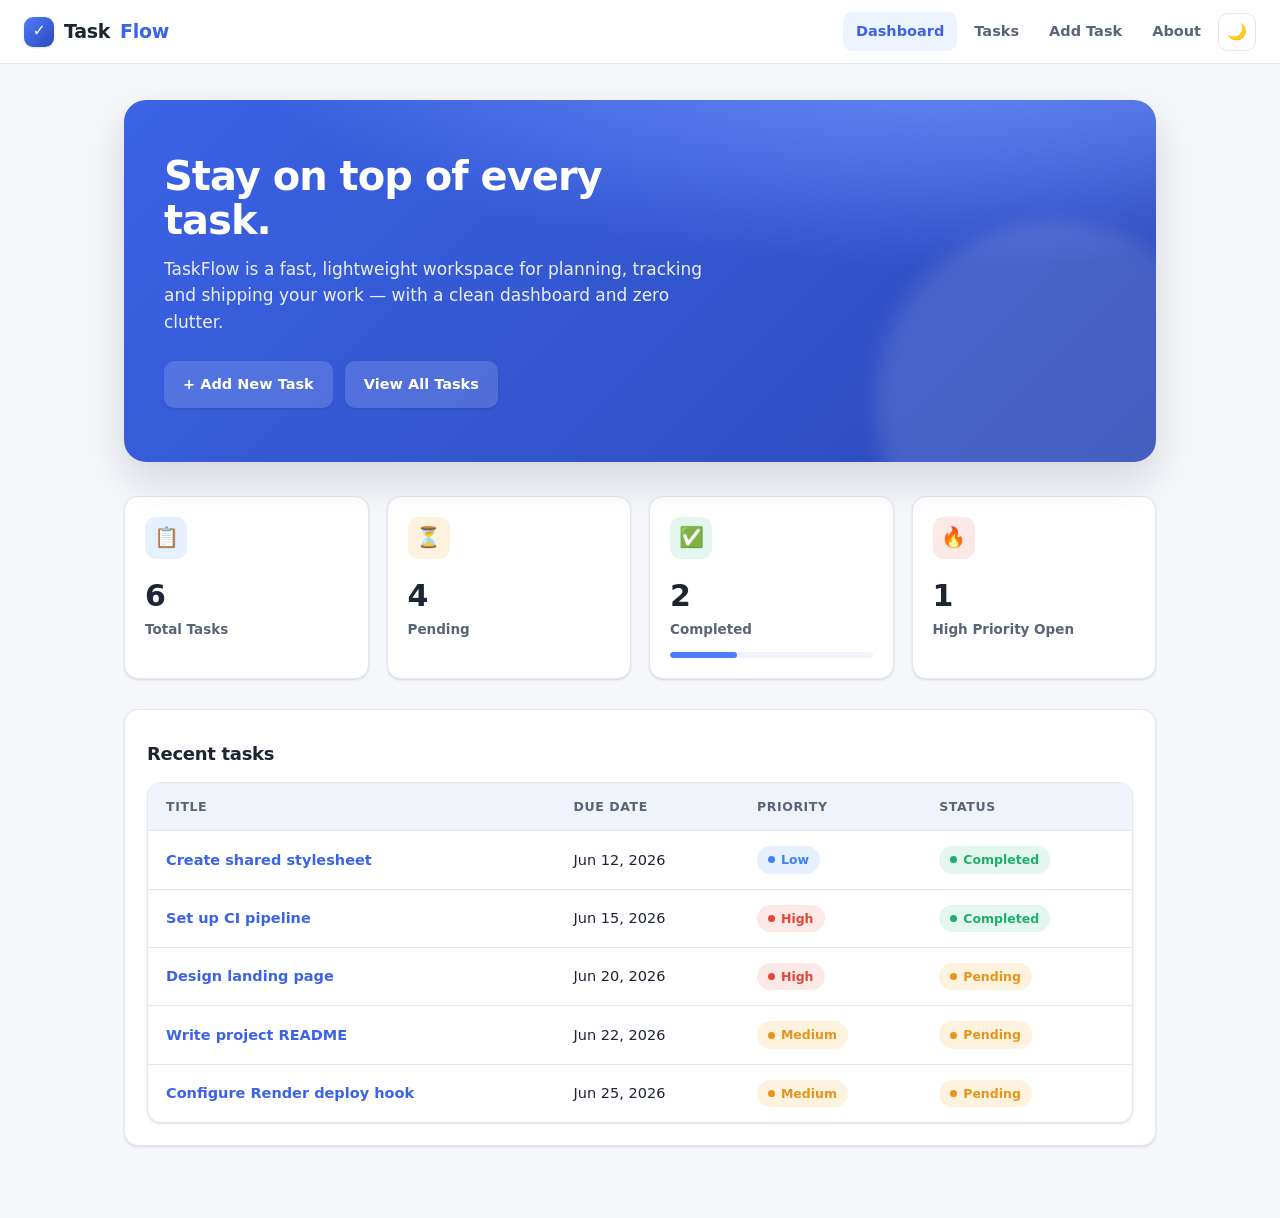
<file: index.html>
<!DOCTYPE html>
<html lang="en">
<head>
  <meta charset="UTF-8">
  <meta name="viewport" content="width=device-width, initial-scale=1.0">
  <meta name="description" content="TaskFlow — a lightweight, modern task management dashboard.">
  <title>TaskFlow — Dashboard</title>
  <link rel="icon" href="data:image/svg+xml,<svg xmlns='http://www.w3.org/2000/svg' viewBox='0 0 100 100'><text y='.9em' font-size='90'>✅</text></svg>">
  <link rel="stylesheet" href="style.css">
</head>
<body>
  <nav class="navbar">
    <a class="brand" href="index.html"><span class="logo">✓</span> Task<span><b>Flow</b></span></a>
    <button class="nav-toggle" aria-label="Toggle navigation">☰</button>
    <div class="nav-links">
      <a href="index.html">Dashboard</a>
      <a href="task-list.html">Tasks</a>
      <a href="add-task.html">Add Task</a>
      <a href="about.html">About</a>
      <button class="theme-toggle" aria-label="Toggle theme">🌙</button>
    </div>
  </nav>

  <div class="container">
    <section class="hero">
      <div class="glow"></div>
      <h1>Stay on top of every task.</h1>
      <p>TaskFlow is a fast, lightweight workspace for planning, tracking and shipping your work — with a clean dashboard and zero clutter.</p>
      <div class="actions">
        <a class="btn ghost" href="add-task.html">+ Add New Task</a>
        <a class="btn ghost" href="task-list.html">View All Tasks</a>
      </div>
    </section>

    <div class="stats-grid" id="stats"><!-- injected --></div>

    <div class="card">
      <h2 class="section-title">Recent tasks</h2>
      <div class="table-wrap">
        <table>
          <thead>
            <tr><th>Title</th><th>Due Date</th><th>Priority</th><th>Status</th></tr>
          </thead>
          <tbody id="recent"></tbody>
        </table>
      </div>
    </div>
  </div>

  <script src="app.js"></script>
  <script>
    (function () {
      const { Store, fmtDate, cap } = window.TaskFlow;
      const tasks = Store.all();
      const total = tasks.length;
      const completed = tasks.filter(t => t.status === "completed").length;
      const pending = total - completed;
      const high = tasks.filter(t => t.priority === "high" && t.status !== "completed").length;
      const pct = total ? Math.round((completed / total) * 100) : 0;

      document.getElementById("stats").innerHTML = `
        <div class="stat"><div class="ico blue">📋</div><div class="num">${total}</div><div class="label">Total Tasks</div></div>
        <div class="stat"><div class="ico amber">⏳</div><div class="num">${pending}</div><div class="label">Pending</div></div>
        <div class="stat"><div class="ico green">✅</div><div class="num">${completed}</div><div class="label">Completed</div>
          <div class="bar"><i style="width:${pct}%"></i></div></div>
        <div class="stat"><div class="ico red">🔥</div><div class="num">${high}</div><div class="label">High Priority Open</div></div>`;

      const recent = tasks.slice().sort((a, b) => (a.due < b.due ? -1 : 1)).slice(0, 5);
      document.getElementById("recent").innerHTML = recent.map(t => `
        <tr>
          <td><a href="task-detail.html?id=${t.id}">${t.title}</a></td>
          <td>${fmtDate(t.due)}</td>
          <td><span class="badge ${t.priority}">${cap(t.priority)}</span></td>
          <td><span class="badge ${t.status}">${cap(t.status)}</span></td>
        </tr>`).join("") || `<tr><td colspan="4" class="empty">No tasks yet.</td></tr>`;
    })();
  </script>
</body>
</html>
</file>
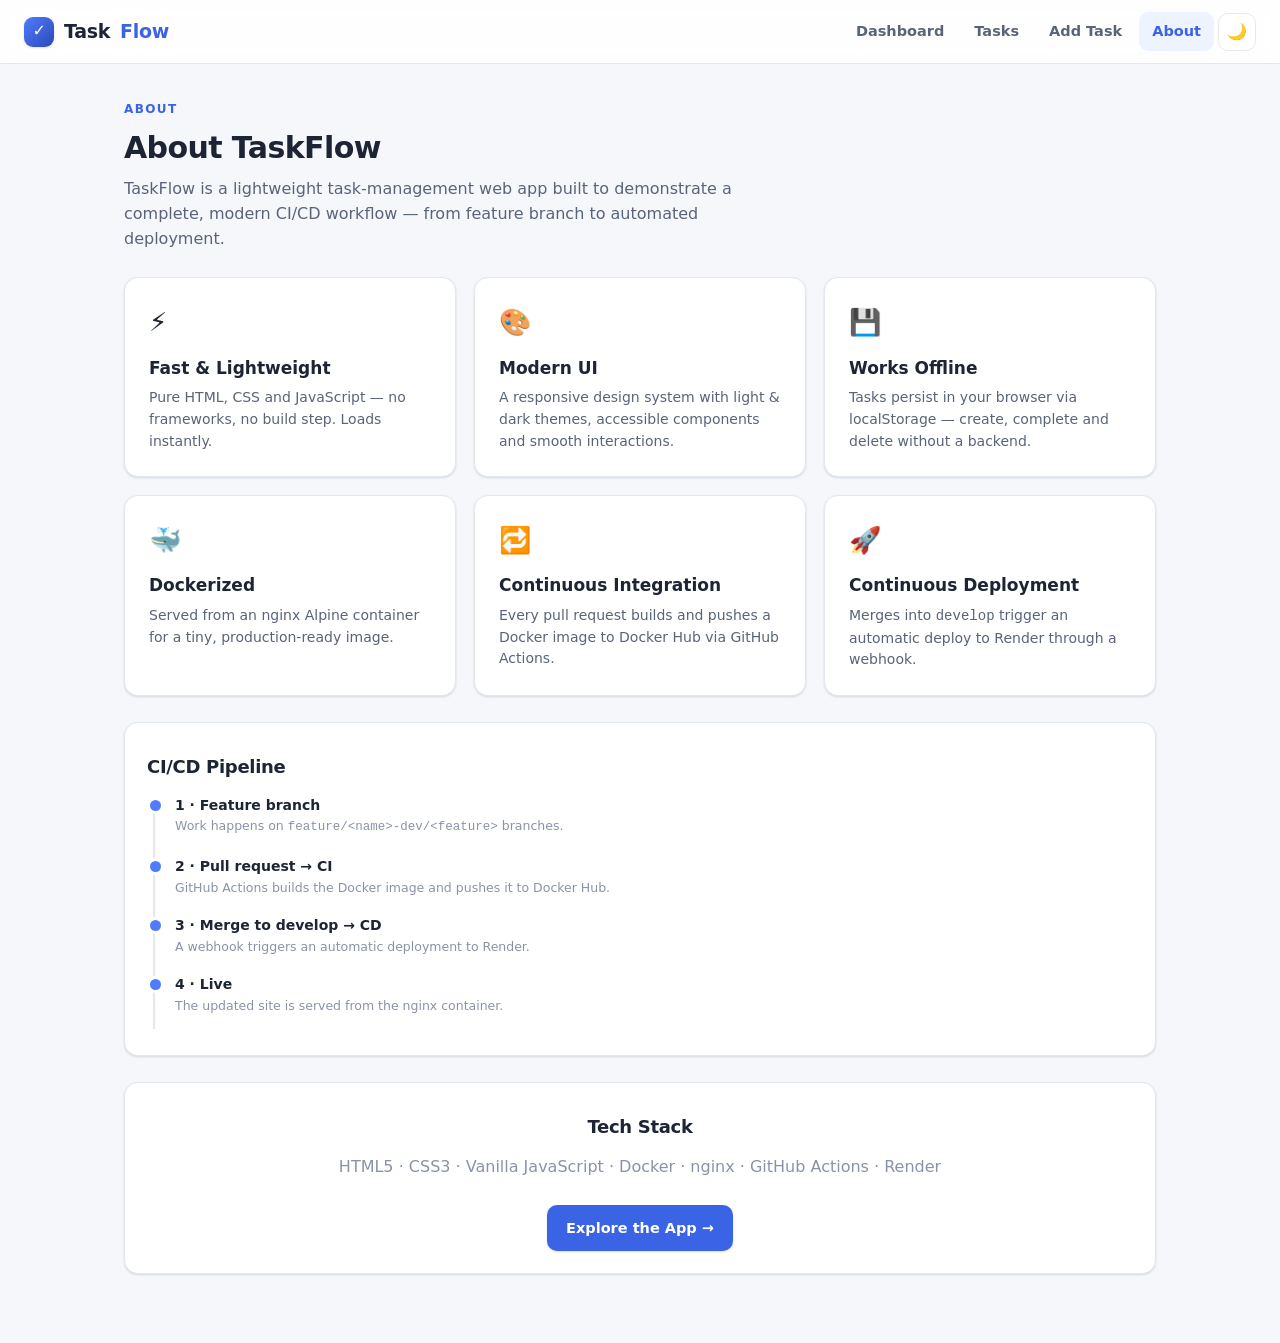
<file: about.html>
<!DOCTYPE html>
<html lang="en">
<head>
  <meta charset="UTF-8">
  <meta name="viewport" content="width=device-width, initial-scale=1.0">
  <meta name="description" content="About TaskFlow and its CI/CD pipeline.">
  <title>TaskFlow — About</title>
  <link rel="icon" href="data:image/svg+xml,<svg xmlns='http://www.w3.org/2000/svg' viewBox='0 0 100 100'><text y='.9em' font-size='90'>✅</text></svg>">
  <link rel="stylesheet" href="style.css">
</head>
<body>
  <nav class="navbar">
    <a class="brand" href="index.html"><span class="logo">✓</span> Task<span><b>Flow</b></span></a>
    <button class="nav-toggle" aria-label="Toggle navigation">☰</button>
    <div class="nav-links">
      <a href="index.html">Dashboard</a>
      <a href="task-list.html">Tasks</a>
      <a href="add-task.html">Add Task</a>
      <a href="about.html">About</a>
      <button class="theme-toggle" aria-label="Toggle theme">🌙</button>
    </div>
  </nav>

  <div class="container">
    <div class="page-head">
      <div class="eyebrow">About</div>
      <h1>About TaskFlow</h1>
      <p>TaskFlow is a lightweight task-management web app built to demonstrate a complete, modern CI/CD workflow — from feature branch to automated deployment.</p>
    </div>

    <div class="feature-grid">
      <div class="card feature"><div class="ico">⚡</div><h3>Fast & Lightweight</h3><p>Pure HTML, CSS and JavaScript — no frameworks, no build step. Loads instantly.</p></div>
      <div class="card feature"><div class="ico">🎨</div><h3>Modern UI</h3><p>A responsive design system with light & dark themes, accessible components and smooth interactions.</p></div>
      <div class="card feature"><div class="ico">💾</div><h3>Works Offline</h3><p>Tasks persist in your browser via localStorage — create, complete and delete without a backend.</p></div>
      <div class="card feature"><div class="ico">🐳</div><h3>Dockerized</h3><p>Served from an nginx Alpine container for a tiny, production-ready image.</p></div>
      <div class="card feature"><div class="ico">🔁</div><h3>Continuous Integration</h3><p>Every pull request builds and pushes a Docker image to Docker Hub via GitHub Actions.</p></div>
      <div class="card feature"><div class="ico">🚀</div><h3>Continuous Deployment</h3><p>Merges into <code>develop</code> trigger an automatic deploy to Render through a webhook.</p></div>
    </div>

    <div class="card" style="margin-top:26px">
      <h2 class="section-title">CI/CD Pipeline</h2>
      <ul class="timeline">
        <li><div class="t">1 · Feature branch</div><div class="d">Work happens on <code>feature/&lt;name&gt;-dev/&lt;feature&gt;</code> branches.</div></li>
        <li><div class="t">2 · Pull request → CI</div><div class="d">GitHub Actions builds the Docker image and pushes it to Docker Hub.</div></li>
        <li><div class="t">3 · Merge to develop → CD</div><div class="d">A webhook triggers an automatic deployment to Render.</div></li>
        <li><div class="t">4 · Live</div><div class="d">The updated site is served from the nginx container.</div></li>
      </ul>
    </div>

    <div class="card" style="margin-top:26px;text-align:center">
      <h2 class="section-title">Tech Stack</h2>
      <p class="muted">HTML5 · CSS3 · Vanilla JavaScript · Docker · nginx · GitHub Actions · Render</p>
      <br>
      <a class="btn" href="task-list.html">Explore the App →</a>
    </div>
  </div>

  <script src="app.js"></script>
</body>
</html>
</file>
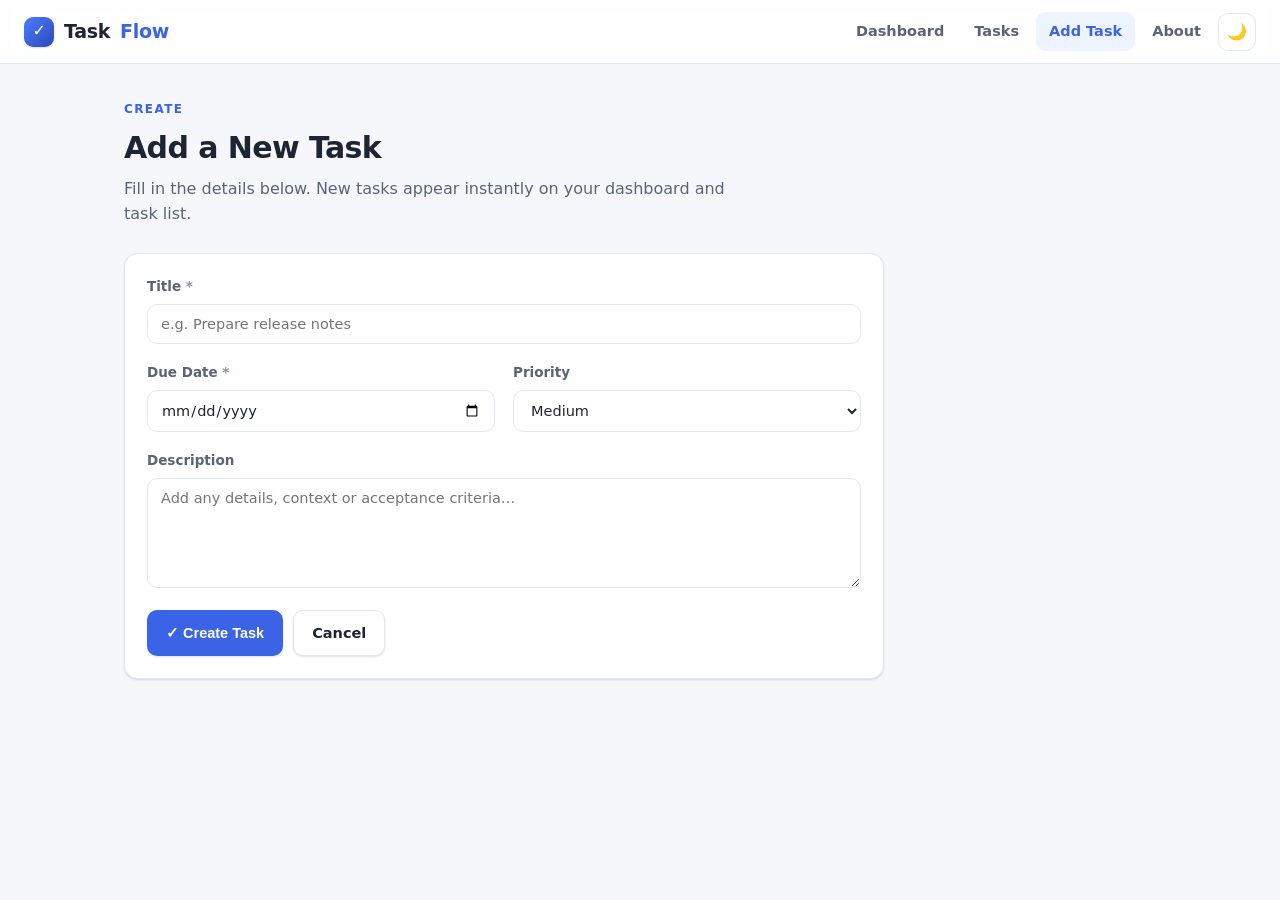
<file: add-task.html>
<!DOCTYPE html>
<html lang="en">
<head>
  <meta charset="UTF-8">
  <meta name="viewport" content="width=device-width, initial-scale=1.0">
  <meta name="description" content="Create a new task in TaskFlow.">
  <title>TaskFlow — Add Task</title>
  <link rel="icon" href="data:image/svg+xml,<svg xmlns='http://www.w3.org/2000/svg' viewBox='0 0 100 100'><text y='.9em' font-size='90'>✅</text></svg>">
  <link rel="stylesheet" href="style.css">
</head>
<body>
  <nav class="navbar">
    <a class="brand" href="index.html"><span class="logo">✓</span> Task<span><b>Flow</b></span></a>
    <button class="nav-toggle" aria-label="Toggle navigation">☰</button>
    <div class="nav-links">
      <a href="index.html">Dashboard</a>
      <a href="task-list.html">Tasks</a>
      <a href="add-task.html">Add Task</a>
      <a href="about.html">About</a>
      <button class="theme-toggle" aria-label="Toggle theme">🌙</button>
    </div>
  </nav>

  <div class="container">
    <div class="page-head">
      <div class="eyebrow">Create</div>
      <h1>Add a New Task</h1>
      <p>Fill in the details below. New tasks appear instantly on your dashboard and task list.</p>
    </div>

    <div class="card" style="max-width:760px">
      <form id="task-form" novalidate>
        <div class="form-grid">
          <div class="field full">
            <label for="title">Title <span class="muted">*</span></label>
            <input id="title" name="title" type="text" placeholder="e.g. Prepare release notes" required>
          </div>
          <div class="field">
            <label for="due">Due Date <span class="muted">*</span></label>
            <input id="due" name="due" type="date" required>
          </div>
          <div class="field">
            <label for="priority">Priority</label>
            <select id="priority" name="priority">
              <option value="low">Low</option>
              <option value="medium" selected>Medium</option>
              <option value="high">High</option>
            </select>
          </div>
          <div class="field full">
            <label for="desc">Description</label>
            <textarea id="desc" name="desc" placeholder="Add any details, context or acceptance criteria…"></textarea>
          </div>
        </div>
        <div class="form-actions">
          <button class="btn" type="submit">✓ Create Task</button>
          <a class="btn secondary" href="task-list.html">Cancel</a>
        </div>
      </form>
    </div>
  </div>

  <script src="app.js"></script>
  <script>
    (function () {
      const { Store, toast } = window.TaskFlow;
      const form = document.getElementById("task-form");
      form.addEventListener("submit", e => {
        e.preventDefault();
        const title = form.title.value.trim();
        const due = form.due.value;
        if (!title) { toast("Please enter a title"); form.title.focus(); return; }
        if (!due)   { toast("Please pick a due date"); form.due.focus(); return; }
        Store.add({ title, due, priority: form.priority.value, status: "pending", desc: form.desc.value.trim() });
        toast("Task created 🎉");
        setTimeout(() => location.href = "task-list.html", 700);
      });
    })();
  </script>
</body>
</html>
</file>
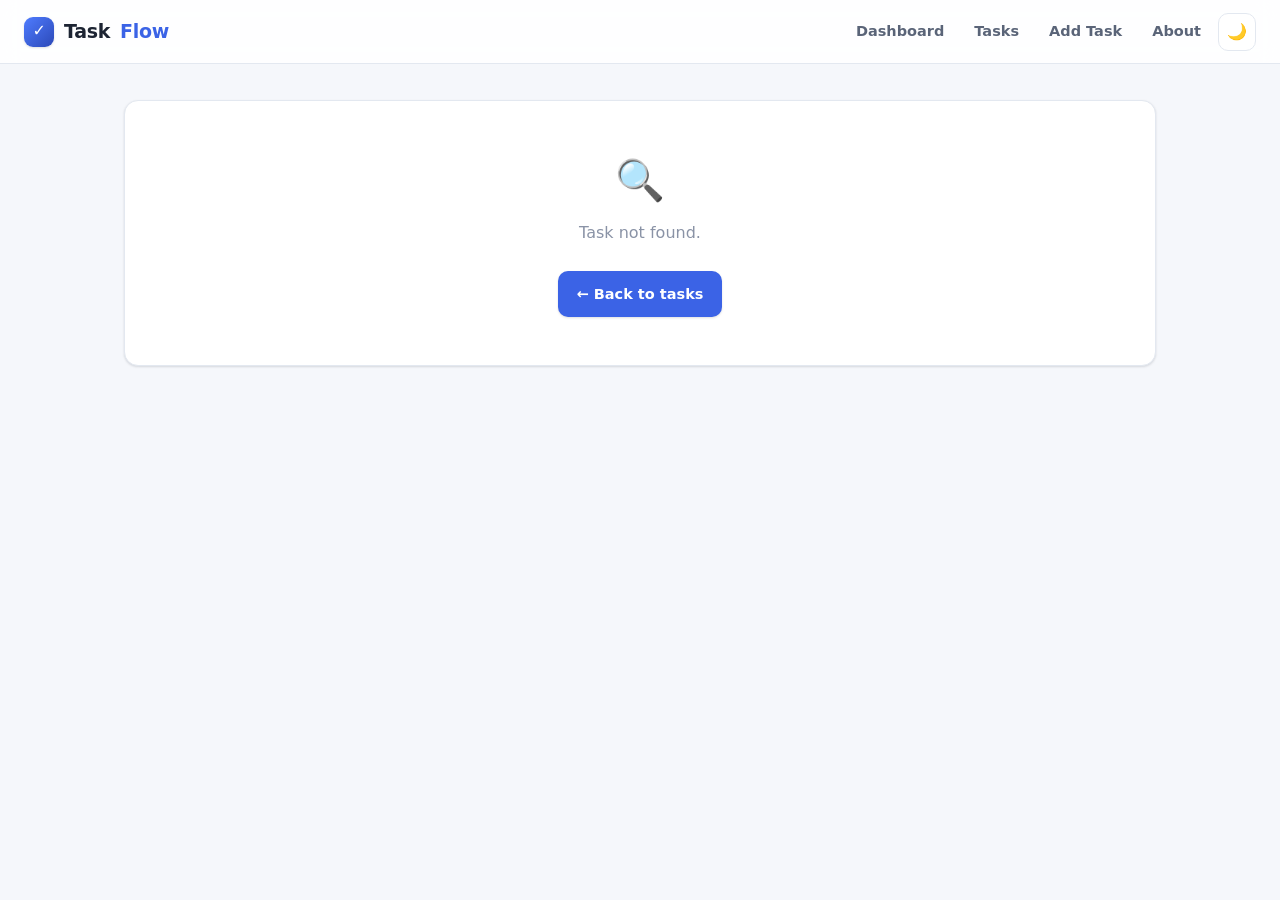
<file: task-detail.html>
<!DOCTYPE html>
<html lang="en">
<head>
  <meta charset="UTF-8">
  <meta name="viewport" content="width=device-width, initial-scale=1.0">
  <meta name="description" content="View full details of a TaskFlow task.">
  <title>TaskFlow — Task Detail</title>
  <link rel="icon" href="data:image/svg+xml,<svg xmlns='http://www.w3.org/2000/svg' viewBox='0 0 100 100'><text y='.9em' font-size='90'>✅</text></svg>">
  <link rel="stylesheet" href="style.css">
</head>
<body>
  <nav class="navbar">
    <a class="brand" href="index.html"><span class="logo">✓</span> Task<span><b>Flow</b></span></a>
    <button class="nav-toggle" aria-label="Toggle navigation">☰</button>
    <div class="nav-links">
      <a href="index.html">Dashboard</a>
      <a href="task-list.html">Tasks</a>
      <a href="add-task.html">Add Task</a>
      <a href="about.html">About</a>
      <button class="theme-toggle" aria-label="Toggle theme">🌙</button>
    </div>
  </nav>

  <div class="container" id="content"><!-- injected --></div>

  <script src="app.js"></script>
  <script>
    (function () {
      const { Store, toast, fmtDate, cap, param } = window.TaskFlow;
      const id = param("id");
      const t = id ? Store.get(id) : null;
      const root = document.getElementById("content");

      if (!t) {
        root.innerHTML = `<div class="card empty"><div class="big">🔍</div>
          <p>Task not found.</p><br><a class="btn" href="task-list.html">← Back to tasks</a></div>`;
        return;
      }

      const done = t.status === "completed";
      const pct = done ? 100 : (t.priority === "high" ? 35 : t.priority === "medium" ? 55 : 70);

      root.innerHTML = `
        <div class="page-head">
          <div class="eyebrow"><a href="task-list.html" style="color:inherit;text-decoration:none">Tasks</a> / Detail</div>
          <h1>${t.title}</h1>
          <p>
            <span class="badge ${t.status}">${cap(t.status)}</span>
            <span class="badge ${t.priority}">${cap(t.priority)} priority</span>
          </p>
        </div>

        <div class="detail-grid">
          <div class="card">
            <h2 class="section-title">Description</h2>
            <p style="color:var(--text-soft)">${t.desc || "No description provided."}</p>

            <h2 class="section-title" style="margin-top:26px">Progress</h2>
            <div class="progress"><i style="width:${pct}%"></i></div>
            <p class="muted" style="margin-top:8px;font-size:13px">${pct}% complete</p>

            <h2 class="section-title" style="margin-top:26px">Activity</h2>
            <ul class="timeline">
              <li><div class="t">Task created</div><div class="d">Added to the workspace</div></li>
              <li><div class="t">Priority set to ${cap(t.priority)}</div><div class="d">Used for sorting & dashboards</div></li>
              <li><div class="t">${done ? "Marked completed ✅" : "Currently in progress"}</div><div class="d">Due ${fmtDate(t.due)}</div></li>
            </ul>
          </div>

          <div class="card">
            <h2 class="section-title">Details</h2>
            <ul class="meta-list">
              <li><span class="k">Status</span><span class="badge ${t.status}">${cap(t.status)}</span></li>
              <li><span class="k">Priority</span><span class="badge ${t.priority}">${cap(t.priority)}</span></li>
              <li><span class="k">Due date</span><span>${fmtDate(t.due)}</span></li>
              <li><span class="k">Task ID</span><span class="muted">#${t.id}</span></li>
            </ul>
            <div class="form-actions" style="flex-direction:column;align-items:stretch">
              <button class="btn" id="toggle">${done ? "Reopen task" : "Mark as completed"}</button>
              <a class="btn secondary" href="task-list.html">← Back to list</a>
              <button class="btn danger" id="del">Delete task</button>
            </div>
          </div>
        </div>`;

      document.getElementById("toggle").addEventListener("click", () => {
        Store.update(t.id, { status: done ? "pending" : "completed" });
        toast(done ? "Task reopened" : "Task completed ✅");
        setTimeout(() => location.reload(), 600);
      });
      document.getElementById("del").addEventListener("click", () => {
        Store.remove(t.id); toast("Task deleted");
        setTimeout(() => location.href = "task-list.html", 600);
      });
    })();
  </script>
</body>
</html>
</file>
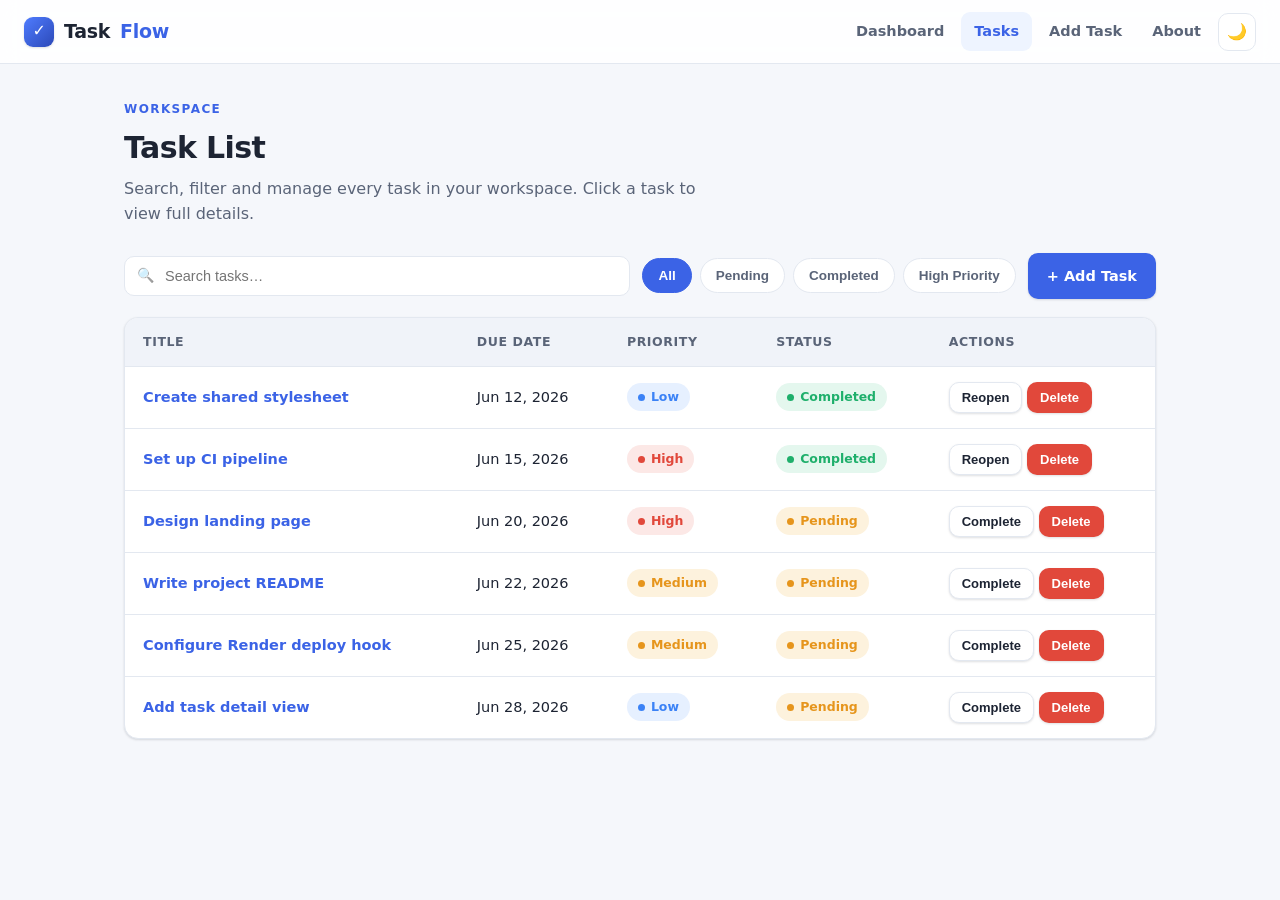
<file: task-list.html>
<!DOCTYPE html>
<html lang="en">
<head>
  <meta charset="UTF-8">
  <meta name="viewport" content="width=device-width, initial-scale=1.0">
  <meta name="description" content="Browse, search and filter all your TaskFlow tasks.">
  <title>TaskFlow — Tasks</title>
  <link rel="icon" href="data:image/svg+xml,<svg xmlns='http://www.w3.org/2000/svg' viewBox='0 0 100 100'><text y='.9em' font-size='90'>✅</text></svg>">
  <link rel="stylesheet" href="style.css">
</head>
<body>
  <nav class="navbar">
    <a class="brand" href="index.html"><span class="logo">✓</span> Task<span><b>Flow</b></span></a>
    <button class="nav-toggle" aria-label="Toggle navigation">☰</button>
    <div class="nav-links">
      <a href="index.html">Dashboard</a>
      <a href="task-list.html">Tasks</a>
      <a href="add-task.html">Add Task</a>
      <a href="about.html">About</a>
      <button class="theme-toggle" aria-label="Toggle theme">🌙</button>
    </div>
  </nav>

  <div class="container">
    <div class="page-head">
      <div class="eyebrow">Workspace</div>
      <h1>Task List</h1>
      <p>Search, filter and manage every task in your workspace. Click a task to view full details.</p>
    </div>

    <div class="toolbar">
      <div class="search"><input id="search" type="search" placeholder="Search tasks…" aria-label="Search tasks"></div>
      <div class="filters" id="filters">
        <button class="chip active" data-filter="all">All</button>
        <button class="chip" data-filter="pending">Pending</button>
        <button class="chip" data-filter="completed">Completed</button>
        <button class="chip" data-filter="high">High Priority</button>
      </div>
      <a class="btn" href="add-task.html">+ Add Task</a>
    </div>

    <div class="table-wrap">
      <table>
        <thead>
          <tr><th>Title</th><th>Due Date</th><th>Priority</th><th>Status</th><th>Actions</th></tr>
        </thead>
        <tbody id="rows"></tbody>
      </table>
    </div>
  </div>

  <script src="app.js"></script>
  <script>
    (function () {
      const { Store, toast, fmtDate, cap } = window.TaskFlow;
      let filter = "all", query = "";

      function matches(t) {
        const byFilter =
          filter === "all" ? true :
          filter === "high" ? t.priority === "high" :
          t.status === filter;
        const byQuery = !query || t.title.toLowerCase().includes(query);
        return byFilter && byQuery;
      }

      function render() {
        const rows = Store.all().filter(matches)
          .sort((a, b) => (a.due < b.due ? -1 : 1));
        const tbody = document.getElementById("rows");
        if (!rows.length) {
          tbody.innerHTML = `<tr><td colspan="5"><div class="empty"><div class="big">🗂️</div>No tasks match your filters.</div></td></tr>`;
          return;
        }
        tbody.innerHTML = rows.map(t => `
          <tr>
            <td><a href="task-detail.html?id=${t.id}">${t.title}</a></td>
            <td>${fmtDate(t.due)}</td>
            <td><span class="badge ${t.priority}">${cap(t.priority)}</span></td>
            <td><span class="badge ${t.status}">${cap(t.status)}</span></td>
            <td>
              <button class="btn sm secondary" data-toggle="${t.id}">${t.status === "completed" ? "Reopen" : "Complete"}</button>
              <button class="btn sm danger" data-del="${t.id}">Delete</button>
            </td>
          </tr>`).join("");
      }

      document.getElementById("filters").addEventListener("click", e => {
        const btn = e.target.closest(".chip"); if (!btn) return;
        document.querySelectorAll(".chip").forEach(c => c.classList.remove("active"));
        btn.classList.add("active");
        filter = btn.dataset.filter; render();
      });
      document.getElementById("search").addEventListener("input", e => {
        query = e.target.value.trim().toLowerCase(); render();
      });
      document.getElementById("rows").addEventListener("click", e => {
        const toggle = e.target.closest("[data-toggle]");
        const del = e.target.closest("[data-del]");
        if (toggle) {
          const t = Store.get(toggle.dataset.toggle);
          Store.update(t.id, { status: t.status === "completed" ? "pending" : "completed" });
          toast(t.status === "completed" ? "Task reopened" : "Task completed ✅");
          render();
        }
        if (del) {
          Store.remove(del.dataset.del); toast("Task deleted"); render();
        }
      });

      render();
    })();
  </script>
</body>
</html>
</file>
<file: style.css>
/* ============================================================
   TaskFlow — Design System
   A modern, responsive, accessible UI theme.
   ============================================================ */

:root {
  /* Brand palette */
  --brand-50:  #eef4ff;
  --brand-100: #d9e6ff;
  --brand-300: #8fb4ff;
  --brand-500: #4f7cff;
  --brand-600: #3b63e6;
  --brand-700: #2c49b8;

  /* Neutrals */
  --bg:        #f5f7fb;
  --surface:   #ffffff;
  --surface-2: #f0f3f9;
  --border:    #e3e8f0;
  --text:      #1d2433;
  --text-soft: #5a6478;
  --text-mute: #8a93a6;

  /* Status */
  --success: #1eaf6b;
  --success-bg: #e4f7ee;
  --warning: #e6951c;
  --warning-bg: #fdf2dd;
  --danger:  #e1483b;
  --danger-bg: #fce8e6;
  --info:    #3b82f6;
  --info-bg: #e6f0ff;

  /* Shape & depth */
  --radius:    14px;
  --radius-sm: 9px;
  --shadow-sm: 0 1px 2px rgba(16, 24, 40, .06), 0 1px 3px rgba(16, 24, 40, .08);
  --shadow-md: 0 6px 18px rgba(16, 24, 40, .08);
  --shadow-lg: 0 18px 40px rgba(16, 24, 40, .14);

  --maxw: 1080px;
  --nav-h: 64px;
}

/* Dark theme */
html[data-theme="dark"] {
  --bg:        #0e1320;
  --surface:   #161d2e;
  --surface-2: #1d2538;
  --border:    #2a3450;
  --text:      #eef1f7;
  --text-soft: #aab3c7;
  --text-mute: #7e889e;
  --brand-50:  #1a2236;
  --shadow-sm: 0 1px 2px rgba(0,0,0,.4);
  --shadow-md: 0 6px 18px rgba(0,0,0,.45);
  --shadow-lg: 0 18px 40px rgba(0,0,0,.55);
}

* { margin: 0; padding: 0; box-sizing: border-box; }

html { scroll-behavior: smooth; }

body {
  font-family: "Segoe UI", system-ui, -apple-system, Roboto, Helvetica, Arial, sans-serif;
  background: var(--bg);
  color: var(--text);
  line-height: 1.55;
  -webkit-font-smoothing: antialiased;
  transition: background .25s ease, color .25s ease;
}

/* ---------------- Navbar ---------------- */
.navbar {
  position: sticky;
  top: 0;
  z-index: 50;
  height: var(--nav-h);
  display: flex;
  align-items: center;
  gap: 24px;
  padding: 0 24px;
  background: color-mix(in srgb, var(--surface) 88%, transparent);
  backdrop-filter: saturate(160%) blur(10px);
  border-bottom: 1px solid var(--border);
}

.brand {
  display: flex;
  align-items: center;
  gap: 10px;
  font-weight: 800;
  font-size: 19px;
  color: var(--text);
  text-decoration: none;
  letter-spacing: -.3px;
}
.brand .logo {
  width: 30px; height: 30px;
  display: grid; place-items: center;
  border-radius: 9px;
  background: linear-gradient(135deg, var(--brand-500), var(--brand-700));
  color: #fff; font-size: 16px;
  box-shadow: var(--shadow-sm);
}
.brand span b { color: var(--brand-600); }

.nav-links { display: flex; gap: 4px; margin-left: auto; align-items: center; }
.nav-links a {
  color: var(--text-soft);
  text-decoration: none;
  font-size: 14.5px;
  font-weight: 600;
  padding: 8px 13px;
  border-radius: 9px;
  transition: background .15s, color .15s;
}
.nav-links a:hover { background: var(--surface-2); color: var(--text); }
.nav-links a.active { background: var(--brand-50); color: var(--brand-600); }
html[data-theme="dark"] .nav-links a.active { color: var(--brand-300); }

.theme-toggle {
  width: 38px; height: 38px;
  border: 1px solid var(--border);
  background: var(--surface);
  border-radius: 10px;
  cursor: pointer;
  font-size: 16px;
  display: grid; place-items: center;
  color: var(--text);
  transition: background .15s, transform .15s;
}
.theme-toggle:hover { background: var(--surface-2); transform: translateY(-1px); }

.nav-toggle { display: none; background: none; border: 0; color: var(--text); font-size: 22px; cursor: pointer; }

/* ---------------- Layout ---------------- */
.container { max-width: var(--maxw); margin: 0 auto; padding: 36px 24px 72px; }

.page-head { margin-bottom: 26px; }
.page-head .eyebrow {
  text-transform: uppercase; letter-spacing: 1.4px; font-size: 12px;
  font-weight: 700; color: var(--brand-600);
}
html[data-theme="dark"] .page-head .eyebrow { color: var(--brand-300); }
.page-head h1 { font-size: 30px; letter-spacing: -.6px; margin: 6px 0 6px; }
.page-head p { color: var(--text-soft); max-width: 60ch; }

/* ---------------- Hero ---------------- */
.hero {
  position: relative;
  overflow: hidden;
  border-radius: 22px;
  padding: 54px 40px;
  color: #fff;
  background: radial-gradient(1200px 400px at 80% -20%, #6f93ff 0%, transparent 60%),
              linear-gradient(135deg, var(--brand-600), var(--brand-700));
  box-shadow: var(--shadow-lg);
  margin-bottom: 34px;
}
.hero h1 { font-size: 40px; line-height: 1.1; letter-spacing: -1px; max-width: 16ch; }
.hero p { margin-top: 14px; font-size: 17px; color: rgba(255,255,255,.9); max-width: 52ch; }
.hero .actions { margin-top: 26px; display: flex; gap: 12px; flex-wrap: wrap; }
.hero .glow {
  position: absolute; right: -80px; bottom: -120px;
  width: 360px; height: 360px; border-radius: 50%;
  background: rgba(255,255,255,.12); filter: blur(10px);
}

/* ---------------- Buttons ---------------- */
.btn {
  display: inline-flex; align-items: center; gap: 8px;
  padding: 11px 18px;
  background: var(--brand-600);
  color: #fff;
  border: 1px solid transparent;
  border-radius: 10px;
  font-size: 14.5px; font-weight: 600;
  text-decoration: none; cursor: pointer;
  transition: transform .12s, box-shadow .15s, background .15s;
  box-shadow: var(--shadow-sm);
}
.btn:hover { background: var(--brand-700); transform: translateY(-1px); box-shadow: var(--shadow-md); }
.btn:active { transform: translateY(0); }
.btn.secondary { background: var(--surface); color: var(--text); border-color: var(--border); }
.btn.secondary:hover { background: var(--surface-2); }
.btn.ghost { background: rgba(255,255,255,.14); color: #fff; }
.btn.ghost:hover { background: rgba(255,255,255,.24); }
.btn.danger { background: var(--danger); }
.btn.danger:hover { background: #c33; }
.btn.sm { padding: 7px 12px; font-size: 13px; }

/* ---------------- Cards & stats ---------------- */
.card {
  background: var(--surface);
  border: 1px solid var(--border);
  border-radius: var(--radius);
  padding: 22px;
  box-shadow: var(--shadow-sm);
}

.stats-grid {
  display: grid;
  grid-template-columns: repeat(4, 1fr);
  gap: 18px;
  margin-bottom: 30px;
}
.stat {
  background: var(--surface);
  border: 1px solid var(--border);
  border-radius: var(--radius);
  padding: 20px;
  box-shadow: var(--shadow-sm);
  transition: transform .15s, box-shadow .15s;
}
.stat:hover { transform: translateY(-3px); box-shadow: var(--shadow-md); }
.stat .ico {
  width: 42px; height: 42px; border-radius: 11px;
  display: grid; place-items: center; font-size: 20px; margin-bottom: 14px;
}
.stat .ico.blue   { background: var(--info-bg);    color: var(--info); }
.stat .ico.amber  { background: var(--warning-bg); color: var(--warning); }
.stat .ico.green  { background: var(--success-bg); color: var(--success); }
.stat .ico.red    { background: var(--danger-bg);  color: var(--danger); }
.stat .num { font-size: 30px; font-weight: 800; letter-spacing: -1px; }
.stat .label { color: var(--text-soft); font-size: 13.5px; font-weight: 600; }
.stat .bar { height: 6px; border-radius: 99px; background: var(--surface-2); margin-top: 12px; overflow: hidden; }
.stat .bar > i { display: block; height: 100%; border-radius: 99px; background: var(--brand-500); }

/* ---------------- Toolbar ---------------- */
.toolbar {
  display: flex; gap: 12px; flex-wrap: wrap; align-items: center;
  margin-bottom: 18px;
}
.search {
  position: relative; flex: 1; min-width: 220px;
}
.search input {
  width: 100%; padding: 11px 14px 11px 40px;
  border: 1px solid var(--border); border-radius: 10px;
  background: var(--surface); color: var(--text); font-size: 14.5px;
}
.search::before {
  content: "🔍"; position: absolute; left: 13px; top: 50%;
  transform: translateY(-50%); font-size: 14px; opacity: .6;
}
.search input:focus { outline: none; border-color: var(--brand-500); box-shadow: 0 0 0 3px var(--brand-50); }

.filters { display: flex; gap: 8px; flex-wrap: wrap; }
.chip {
  padding: 9px 15px; border: 1px solid var(--border);
  background: var(--surface); color: var(--text-soft);
  border-radius: 99px; font-size: 13.5px; font-weight: 600; cursor: pointer;
  transition: all .15s;
}
.chip:hover { background: var(--surface-2); }
.chip.active { background: var(--brand-600); color: #fff; border-color: var(--brand-600); }

/* ---------------- Table ---------------- */
.table-wrap { background: var(--surface); border: 1px solid var(--border); border-radius: var(--radius); overflow: hidden; box-shadow: var(--shadow-sm); }
table { width: 100%; border-collapse: collapse; }
thead th {
  background: var(--surface-2); color: var(--text-soft);
  text-align: left; font-size: 12.5px; text-transform: uppercase;
  letter-spacing: .6px; padding: 14px 18px; font-weight: 700;
}
tbody td { padding: 15px 18px; border-top: 1px solid var(--border); font-size: 14.5px; }
tbody tr { transition: background .12s; }
tbody tr:hover { background: var(--surface-2); }
tbody td a { color: var(--brand-600); text-decoration: none; font-weight: 600; }
html[data-theme="dark"] tbody td a { color: var(--brand-300); }
tbody td a:hover { text-decoration: underline; }

/* ---------------- Badges ---------------- */
.badge {
  display: inline-flex; align-items: center; gap: 6px;
  padding: 4px 11px; border-radius: 99px;
  font-size: 12.5px; font-weight: 700;
}
.badge::before { content: ""; width: 7px; height: 7px; border-radius: 50%; background: currentColor; }
.badge.pending   { background: var(--warning-bg); color: var(--warning); }
.badge.completed { background: var(--success-bg); color: var(--success); }
.badge.high   { background: var(--danger-bg);  color: var(--danger); }
.badge.medium { background: var(--warning-bg); color: var(--warning); }
.badge.low    { background: var(--info-bg);    color: var(--info); }

/* ---------------- Forms ---------------- */
.form-grid { display: grid; grid-template-columns: 1fr 1fr; gap: 18px; }
.field { display: flex; flex-direction: column; gap: 7px; }
.field.full { grid-column: 1 / -1; }
.field label { font-size: 13.5px; font-weight: 700; color: var(--text-soft); }
.field input, .field select, .field textarea {
  padding: 11px 13px; border: 1px solid var(--border); border-radius: 10px;
  background: var(--surface); color: var(--text); font-size: 14.5px; font-family: inherit;
}
.field textarea { resize: vertical; min-height: 110px; }
.field input:focus, .field select:focus, .field textarea:focus {
  outline: none; border-color: var(--brand-500); box-shadow: 0 0 0 3px var(--brand-50);
}
.form-actions { display: flex; gap: 10px; margin-top: 22px; }

/* ---------------- Detail view ---------------- */
.detail-grid { display: grid; grid-template-columns: 2fr 1fr; gap: 22px; }
.meta-list { list-style: none; display: flex; flex-direction: column; gap: 16px; }
.meta-list li { display: flex; justify-content: space-between; align-items: center; gap: 12px; }
.meta-list .k { color: var(--text-soft); font-size: 13.5px; font-weight: 600; }
.progress { height: 9px; border-radius: 99px; background: var(--surface-2); overflow: hidden; }
.progress > i { display: block; height: 100%; background: linear-gradient(90deg, var(--brand-500), var(--brand-600)); border-radius: 99px; }
.timeline { list-style: none; position: relative; padding-left: 22px; }
.timeline::before { content: ""; position: absolute; left: 6px; top: 4px; bottom: 4px; width: 2px; background: var(--border); }
.timeline li { position: relative; padding: 0 0 18px 6px; }
.timeline li::before { content: ""; position: absolute; left: -19px; top: 5px; width: 11px; height: 11px; border-radius: 50%; background: var(--brand-500); box-shadow: 0 0 0 3px var(--surface); }
.timeline .t { font-weight: 600; font-size: 14px; }
.timeline .d { color: var(--text-mute); font-size: 12.5px; }

/* ---------------- Feature grid (about) ---------------- */
.feature-grid { display: grid; grid-template-columns: repeat(3, 1fr); gap: 18px; margin-top: 24px; }
.feature { padding: 24px; }
.feature .ico { font-size: 26px; margin-bottom: 12px; }
.feature h3 { font-size: 17px; margin-bottom: 6px; }
.feature p { color: var(--text-soft); font-size: 14px; }

/* ---------------- Misc ---------------- */
.section-title { font-size: 18px; font-weight: 800; margin: 8px 0 14px; letter-spacing: -.3px; }
.muted { color: var(--text-mute); }
.empty { text-align: center; padding: 48px 20px; color: var(--text-mute); }
.empty .big { font-size: 40px; margin-bottom: 10px; }

.toast {
  position: fixed; bottom: 24px; left: 50%; transform: translateX(-50%) translateY(20px);
  background: var(--text); color: var(--bg);
  padding: 13px 20px; border-radius: 12px; font-weight: 600; font-size: 14px;
  box-shadow: var(--shadow-lg); opacity: 0; pointer-events: none;
  transition: opacity .25s, transform .25s; z-index: 100;
}
.toast.show { opacity: 1; transform: translateX(-50%) translateY(0); }

footer {
  border-top: 1px solid var(--border);
  padding: 26px 24px; text-align: center;
  color: var(--text-mute); font-size: 13.5px;
}
footer a { color: var(--brand-600); text-decoration: none; }

/* ---------------- Responsive ---------------- */
@media (max-width: 860px) {
  .stats-grid { grid-template-columns: repeat(2, 1fr); }
  .detail-grid, .form-grid, .feature-grid { grid-template-columns: 1fr; }
  .hero { padding: 40px 26px; }
  .hero h1 { font-size: 30px; }
}
@media (max-width: 620px) {
  .nav-toggle { display: block; margin-left: auto; }
  .nav-links {
    position: absolute; top: var(--nav-h); left: 0; right: 0;
    flex-direction: column; align-items: stretch; gap: 2px;
    background: var(--surface); border-bottom: 1px solid var(--border);
    padding: 10px; margin-left: 0; display: none;
  }
  .nav-links.open { display: flex; }
  .stats-grid { grid-template-columns: 1fr; }
  .theme-toggle { order: 3; }
}
</file>
